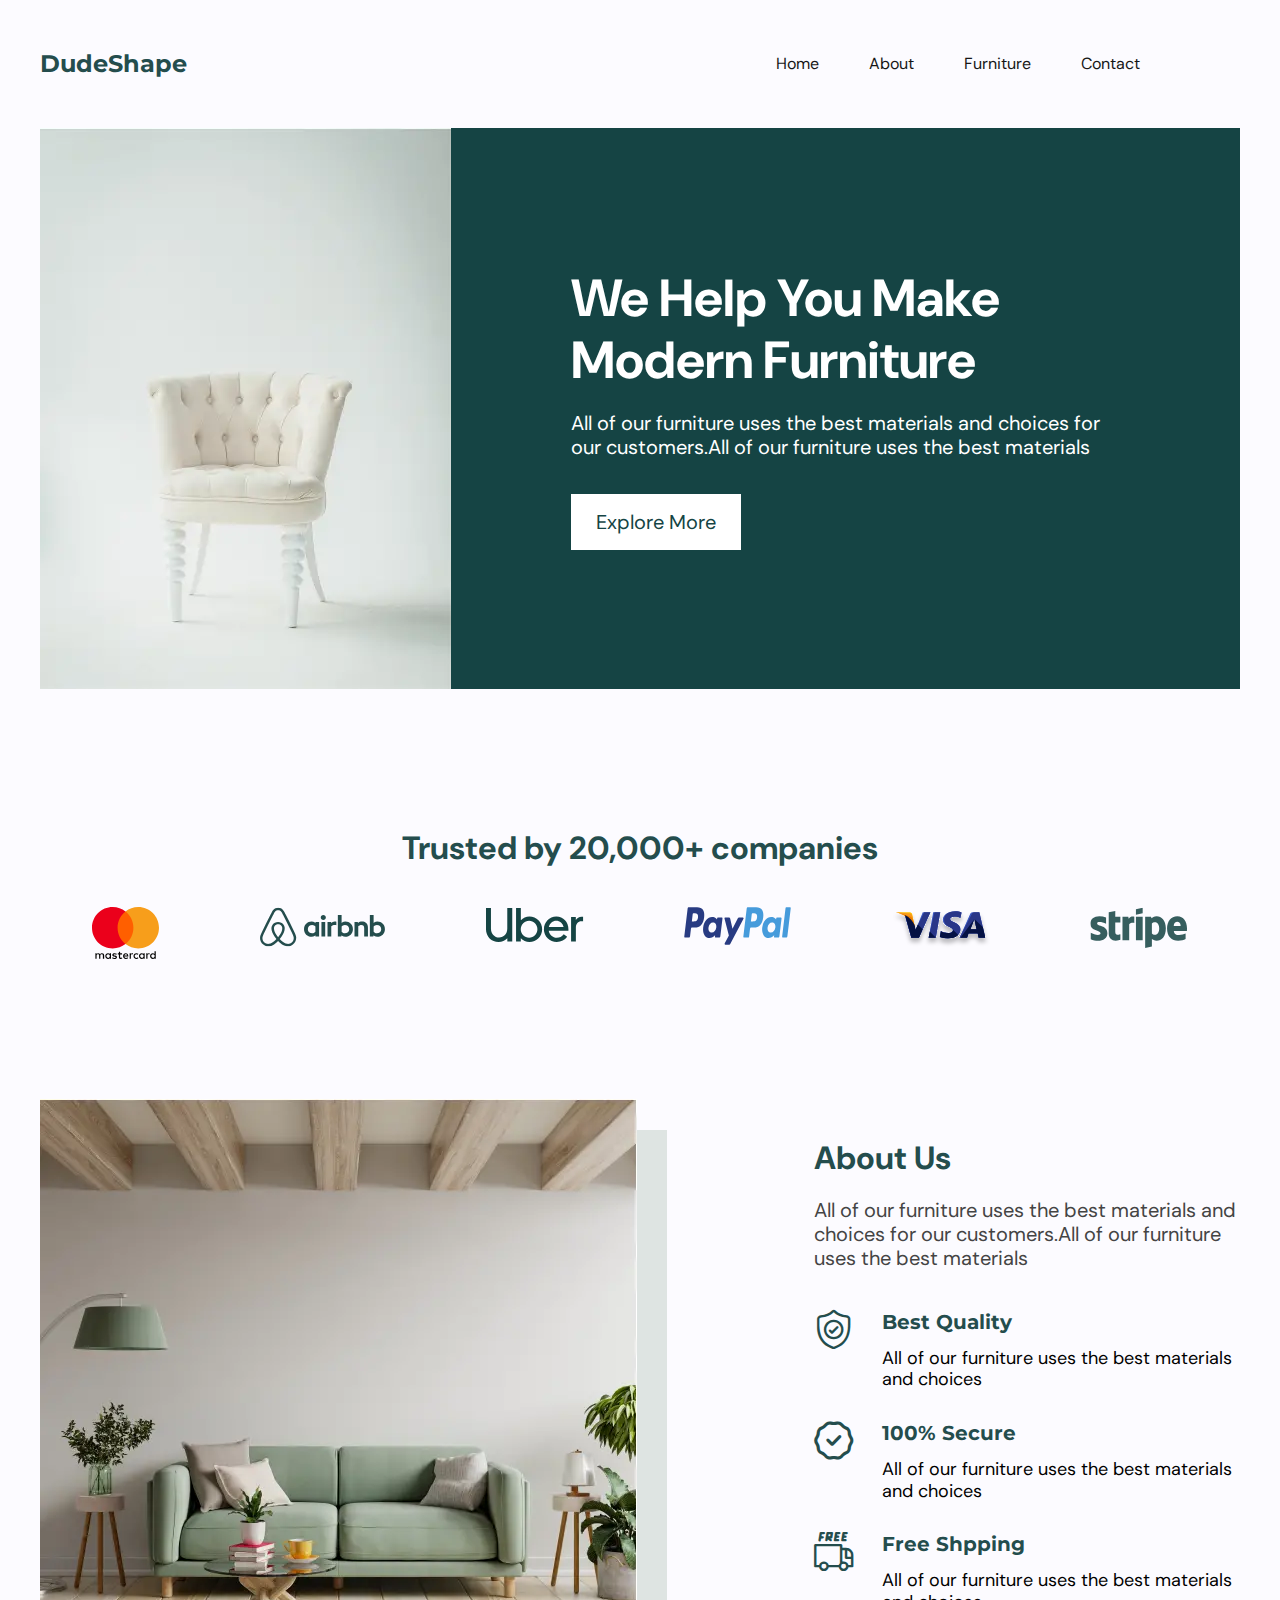
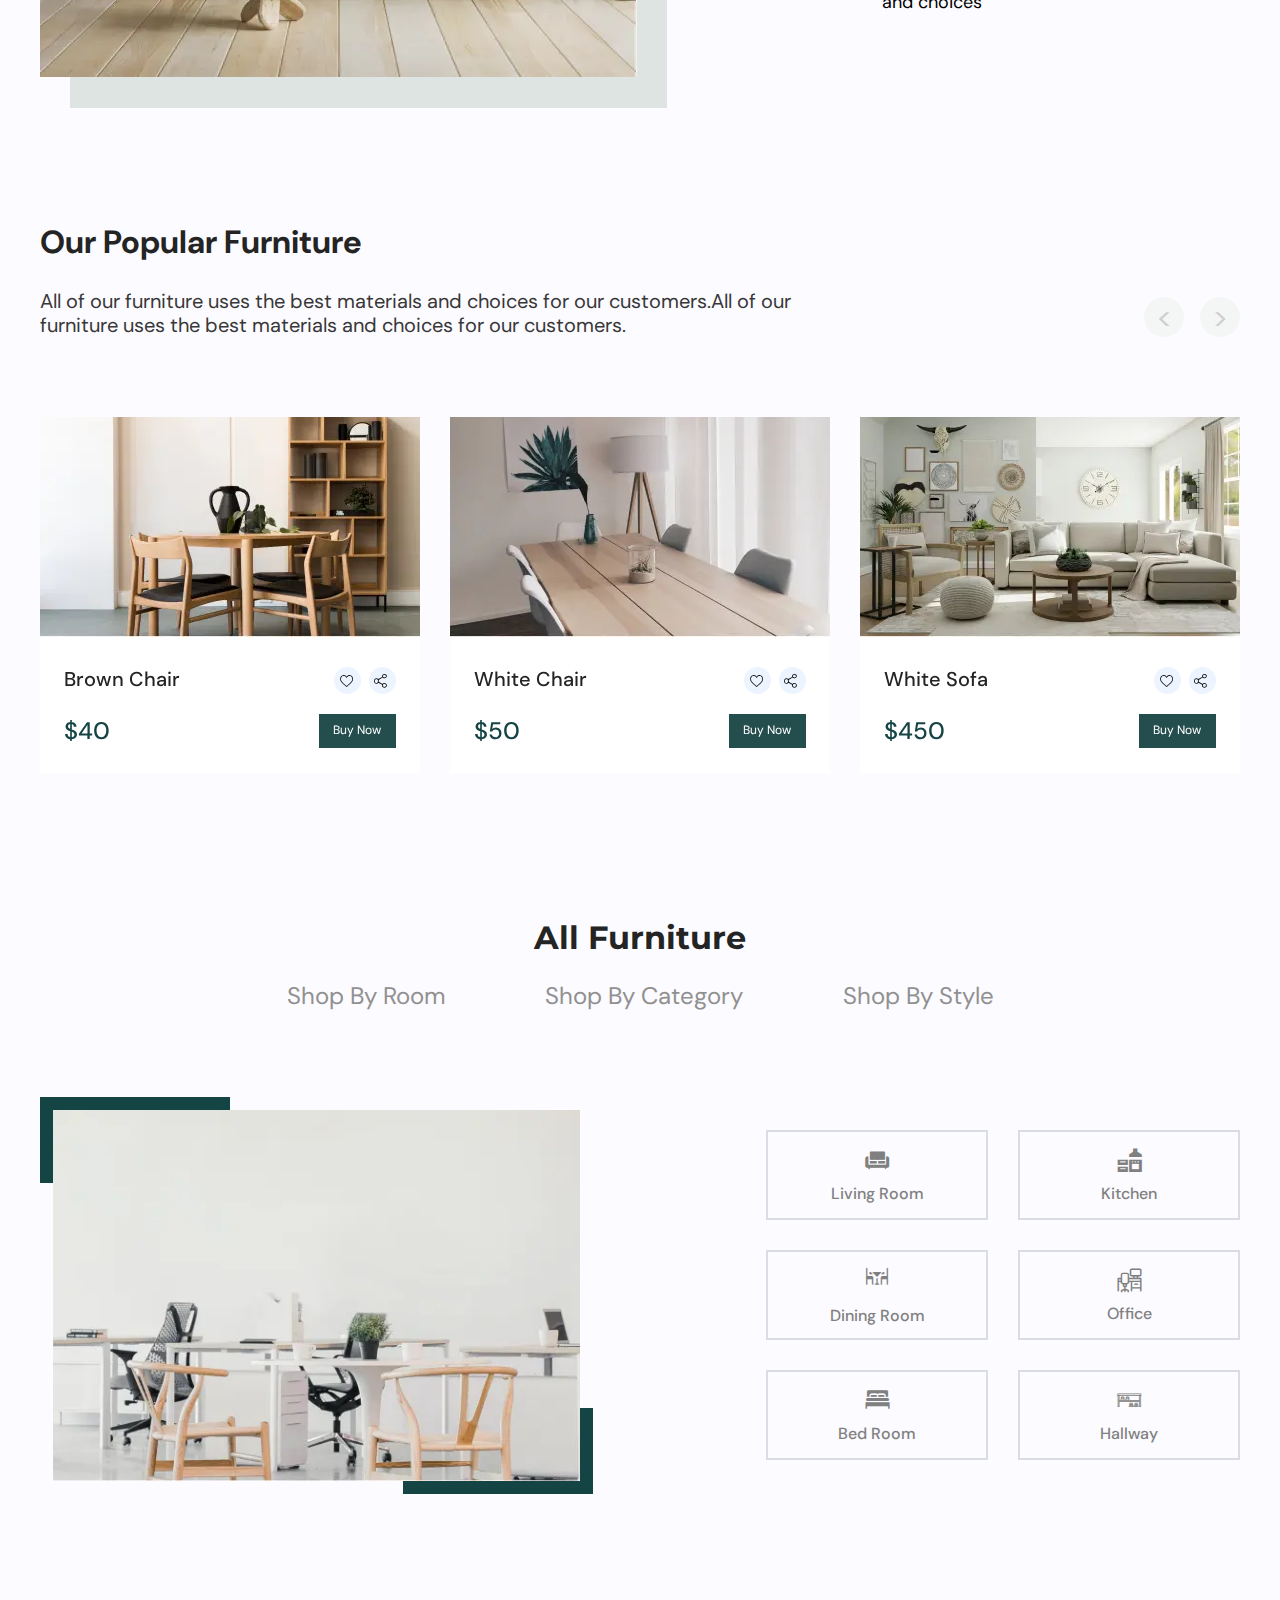
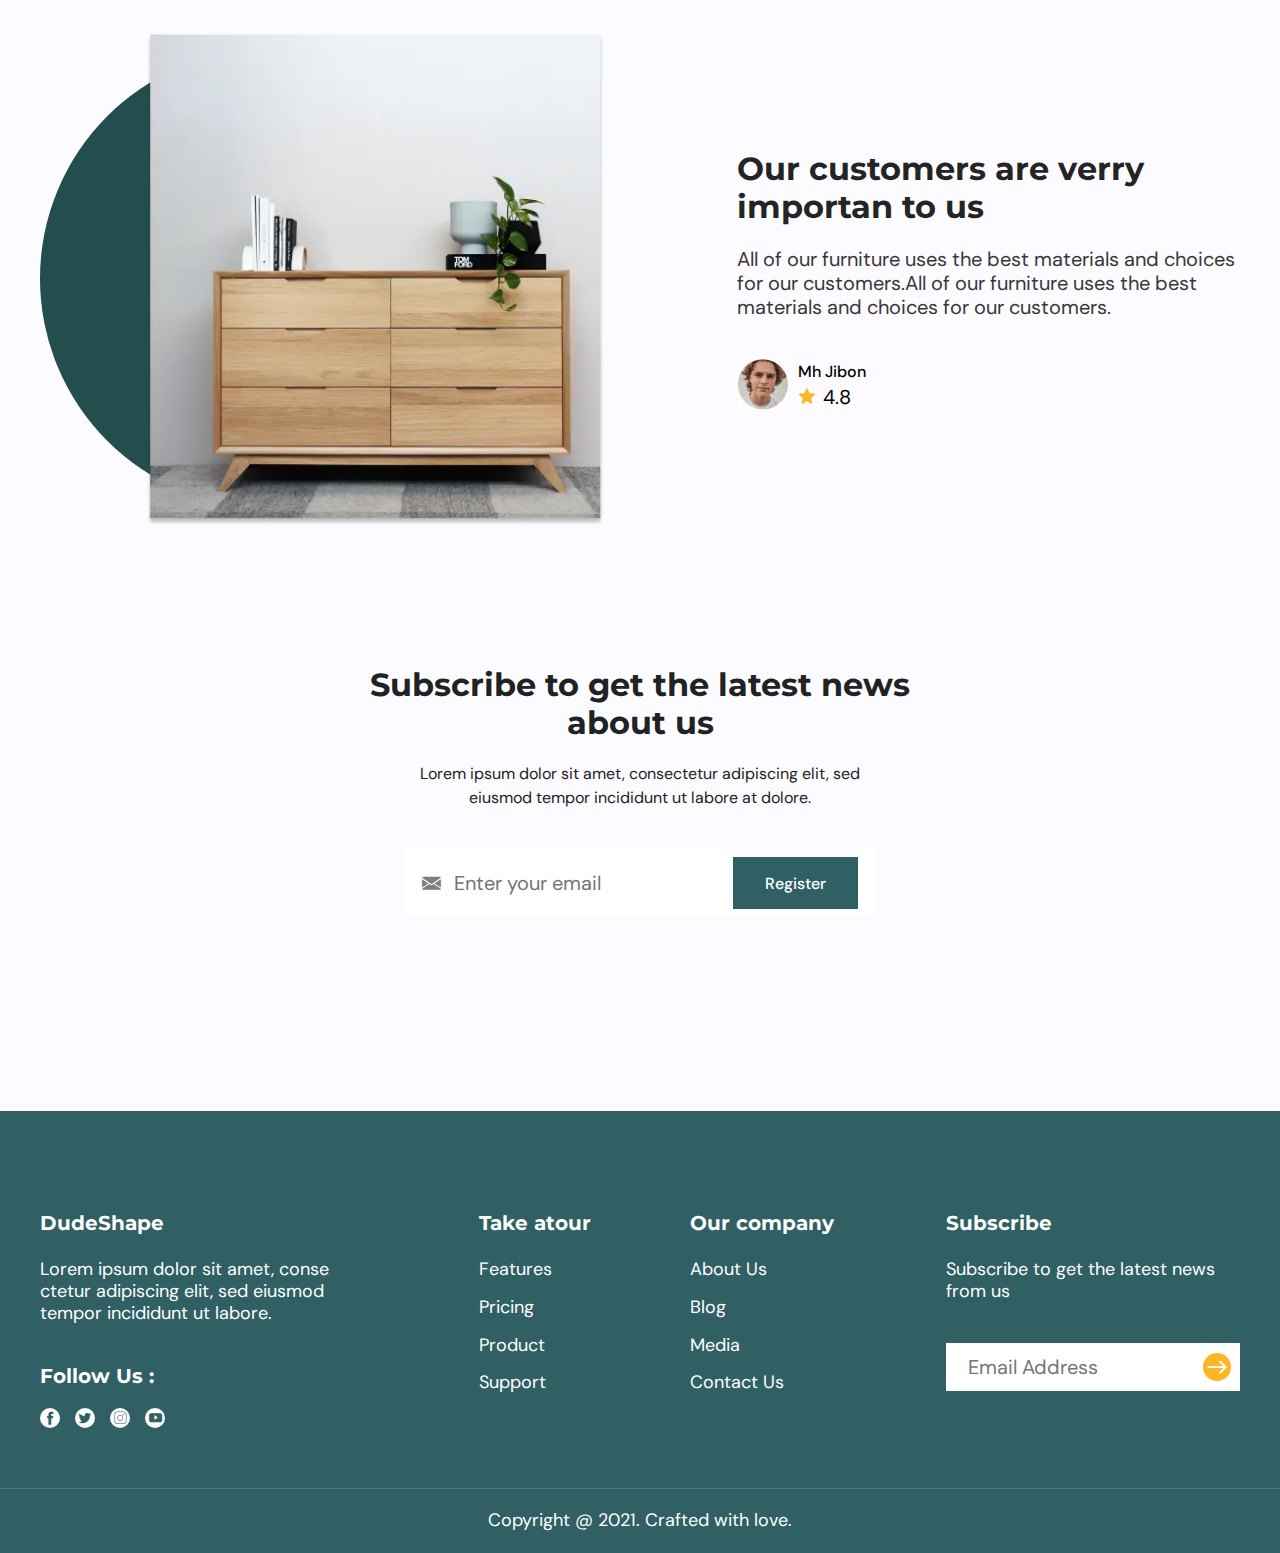
<file: index.html>
<!DOCTYPE html>
<html lang="ru">

<head>
	<title>Главная</title>
	<meta charset="UTF-8">
	<meta name="format-detection" content="telephone=no">
	<!-- <style>body{opacity: 0;}</style> -->
	<link rel="stylesheet" href="css/style.min.css?_v=20220508104010">
	<!-- <meta name="robots" content="noindex, nofollow"> -->
	<meta name="viewport" content="width=device-width, initial-scale=1.0">
</head>

<body>
	<div class="wrapper">
		<header class="header">
			<div class="header__container">
				<div class="header__menu menu">
					<div class="header__logo"><span>DudeShape</span></div>
					<nav class="menu__body">
						<ul class="menu__list">
							<li class="menu__item">
								<a href="" id="menu__link1" class="menu__link" data-goto=".make-modern" data-goto-header>Home</a>
							</li>
							<li class="menu__item">
								<a href="" id="menu__link2" class="menu__link" data-goto=".about" data-goto-header>About</a>
							</li>
							<li class="menu__item">
								<a href="" id="menu__link3" class="menu__link" data-goto=".furniture" data-goto-header>Furniture</a>
							</li>
							<li class="menu__item">
								<a href="" id="menu__link4" class="menu__link" data-goto=".footer">Contact</a>
							</li>
						</ul>
					</nav>
					<button type="button" class="menu__icon icon-menu"><span></span></button>
				</div>
			</div>
		</header>
		<main class="page">
			<section class="make-modern">
				<div class="make-modern__container">
					<div class="make-modern__body">
						<div class="make-modern__img">
							<picture><source srcset="img/make-modern/chair.webp" type="image/webp"><img src="img/make-modern/chair.jpg" alt="chair"></picture>
						</div>
						<div class="make-modern__content content-modern">
							<div class="content-modern__body">
								<div class="content-modern__title">We Help You Make Modern Furniture</div>
								<div class="content-modern__text">All of our furniture uses the best materials and
									choices
									for our customers.All of our furniture uses the best materials</div>
								<div class="content-modern__btn"><button>Explore More</button></div>
							</div>
						</div>
					</div>
				</div>
			</section>
			<section class="partners">
				<div class="partners__container">
					<div class="partners__body">
						<div class="partners__text">
							Trusted by 20,000+ companies
						</div>
						<div class="partners__items items-partners">
							<div class="items-partners__item">
								<img src="img/partners/mastercard.svg" alt="mastercard">
							</div>
							<div class="items-partners__item">
								<img src="img/partners/airbnb.svg" alt="airbnb">
							</div>
							<div class="items-partners__item">
								<img src="img/partners/uber.svg" alt="uber">
							</div>
							<div class="items-partners__item">
								<img src="img/partners/paypal.svg" alt="paypal">
							</div>
							<div class="items-partners__item">
								<img src="img/partners/visa.svg" alt="visa">
							</div>
							<div class="items-partners__item">
								<img src="img/partners/stripe.svg" alt="stripe">
							</div>
						</div>
					</div>
				</div>
			</section>
			<section class="about">
				<div class="about__container">
					<div class="about__body">
						<div class="about__img">
							<div class="about__image">
								<picture><source srcset="img/about-us/sofa.webp" type="image/webp"><img src="img/about-us/sofa.jpg" alt="sofa"></picture>
								<div class="about__img-item"></div>
							</div>
						</div>
						<div class="about__content">
							<div class="about__title">About Us</div>
							<div class="about__text">All of our furniture uses the best materials and choices for our
								customers.All of our furniture uses the best materials</div>
							<div class="about__colum colum-about">
								<div class="colum-about__item">
									<div class="colum-about__icon">
										<a href="" class="_icon-quality"></a>
									</div>
									<div class="colum-about__content">
										<div class="colum-about__title">Best Quality</div>
										<div class="colum-about__text">All of our furniture uses the best materials and
											choices</div>
									</div>
								</div>
								<div class="colum-about__item">
									<div class="colum-about__icon">
										<a href="" class="_icon-secure"></a>
									</div>
									<div class="colum-about__content">
										<div class="colum-about__title">100% Secure</div>
										<div class="colum-about__text">All of our furniture uses the best materials and
											choices</div>
									</div>
								</div>
								<div class="colum-about__item">
									<div class="colum-about__icon">
										<a href="" class="_icon-shpping"></a>
									</div>
									<div class="colum-about__content">
										<div class="colum-about__title">Free Shpping</div>
										<div class="colum-about__text">All of our furniture uses the best materials and
											choices</div>
									</div>
								</div>
							</div>
						</div>
					</div>
				</div>
			</section>
			<section class="furniture">
				<div class="furniture__container">
					<div class="furniture__body">
						<div class="furniture__content">
							<div class="furniture__title">Our Popular Furniture</div>
							<div class="furniture__text">
								<p>All of our furniture uses the best materials and choices for
									our customers.All of our furniture uses the best materials
									and choices for our customers.</p>
								<div class="furniture__arrow">
									<div class="swiper-button-prev">&lt;</div>
									<div class="swiper-button-next">&gt;</div>
								</div>
							</div>
						</div>
					</div>
				</div>
				<div class="furniture-swiper swiper__container">
					<div class="swiper">
						<div class="swiper-wrapper">
							<div class="swiper-slide">
								<div class="furniture-swiper__content">
									<div class="furniture-swiper__img">
										<picture><source srcset="img/furniture/Brown-Chair.webp" type="image/webp"><img src="img/furniture/Brown-Chair.jpg" alt="Brown-Chair"></picture>
									</div>
									<div class="furniture-swiper__header hader-swiper">
										<div class="hader-swiper__title">Brown Chair</div>
										<div class="hader-swiper__icon">
											<div class="hader-swiper__follow">
												<a href="" class="_icon-follow"></a>
											</div>
											<div class="hader-swiper__share">
												<a href="" class="_icon-share"></a>
											</div>
										</div>
									</div>
									<div class="hader-swiper__footer footer-swiper">
										<div class="footer-swiper__price">$40</div>
										<div class="footer-swiper__btn"><button>Buy Now</button></div>
									</div>
								</div>
							</div>
							<div class="swiper-slide">
								<div class="furniture-swiper__content">
									<div class="furniture-swiper__img">
										<picture><source srcset="img/furniture/White-Swan-Chair.webp" type="image/webp"><img src="img/furniture/White-Swan-Chair.jpg" alt="White-Swan-Chair"></picture>
									</div>
									<div class="furniture-swiper__header hader-swiper">
										<div class="hader-swiper__title">White Chair</div>
										<div class="hader-swiper__icon">
											<div class="hader-swiper__follow">
												<a href="" class="_icon-follow"></a>
											</div>
											<div class="hader-swiper__share">
												<a href="" class="_icon-share"></a>
											</div>
										</div>
									</div>
									<div class="hader-swiper__footer footer-swiper">
										<div class="footer-swiper__price">$50</div>
										<div class="footer-swiper__btn"><button>Buy Now</button></div>
									</div>
								</div>
							</div>
							<div class="swiper-slide">
								<div class="furniture-swiper__content">
									<div class="furniture-swiper__img">
										<picture><source srcset="img/furniture/White-Sofa.webp" type="image/webp"><img src="img/furniture/White-Sofa.jpg" alt="White-Sofa"></picture>
									</div>
									<div class="furniture-swiper__header hader-swiper">
										<div class="hader-swiper__title">White Sofa</div>
										<div class="hader-swiper__icon">
											<div class="hader-swiper__follow">
												<a href="" class="_icon-follow"></a>
											</div>
											<div class="hader-swiper__share">
												<a href="" class="_icon-share"></a>
											</div>
										</div>
									</div>
									<div class="hader-swiper__footer footer-swiper">
										<div class="footer-swiper__price">$450</div>
										<div class="footer-swiper__btn"><button>Buy Now</button></div>
									</div>
								</div>
							</div>
							<div class="swiper-slide">
								<div class="furniture-swiper__content">
									<div class="furniture-swiper__img">
										<picture><source srcset="img/all-furniture/office.webp" type="image/webp"><img src="img/all-furniture/office.jpg" alt="office"></picture>
									</div>
									<div class="furniture-swiper__header hader-swiper">
										<div class="hader-swiper__title">Office Chair</div>
										<div class="hader-swiper__icon">
											<div class="hader-swiper__follow">
												<a href="" class="_icon-follow"></a>
											</div>
											<div class="hader-swiper__share">
												<a href="" class="_icon-share"></a>
											</div>
										</div>
									</div>
									<div class="hader-swiper__footer footer-swiper">
										<div class="footer-swiper__price">$40</div>
										<div class="footer-swiper__btn"><button>Buy Now</button></div>
									</div>
								</div>
							</div>
							<div class="swiper-slide">
								<div class="furniture-swiper__content">
									<div class="furniture-swiper__img">
										<picture><source srcset="img/about-us/sofa.webp" type="image/webp"><img src="img/about-us/sofa.jpg" alt="sofa"></picture>
									</div>
									<div class="furniture-swiper__header hader-swiper">
										<div class="hader-swiper__title">Sofa Green</div>
										<div class="hader-swiper__icon">
											<div class="hader-swiper__follow">
												<a href="" class="_icon-follow"></a>
											</div>
											<div class="hader-swiper__share">
												<a href="" class="_icon-share"></a>
											</div>
										</div>
									</div>
									<div class="hader-swiper__footer footer-swiper">
										<div class="footer-swiper__price">$170</div>
										<div class="footer-swiper__btn"><button>Buy Now</button></div>
									</div>
								</div>
							</div>
						</div>
					</div>
				</div>
			</section>
			<section class="all-furniture">
				<div class="all-furniture__container">
					<div class="all-furniture__body">
						<div class="all-furniture__text">
							<div class="all-furniture__title">All Furniture</div>
							<div class="all-furniture__category category-furniture">
								<a href="#" class="category-furniture__item">Shop By Room</a>
								<a href="#" class="category-furniture__item">Shop By Category</a>
								<a href="#" class="category-furniture__item">Shop By Style</a>
							</div>
						</div>
						<div class="all-furniture__content">
							<div class="all-furniture__img img-furniture">
								<div class="img-furniture__decoration">
									<picture><source srcset="img/all-furniture/office.webp" type="image/webp"><img src="img/all-furniture/office.jpg" alt="Office furniture"></picture>
									<div class="img-furniture__decor-item_1"></div>
									<div class="img-furniture__decor-item_2"></div>
								</div>
							</div>
							<div class="all-furniture__select select-furniture">
								<div class="select-furniture__body">
									<div class="select-furniture__row">
										<div class="select-furniture__item">
											<div class="select-furniture__icon _icon-living"></div>
											<div class="select-furniture__text">Living Room</div>
										</div>
										<div class="select-furniture__item">
											<div class="select-furniture__icon _icon-kitchen"></div>
											<div class="select-furniture__text">Kitchen</div>
										</div>
									</div>
									<div class="select-furniture__row">
										<div class="select-furniture__item">
											<div class="select-furniture__icon _icon-dining"></div>
											<div class="select-furniture__text">Dining Room</div>
										</div>
										<div class="select-furniture__item">
											<div class="select-furniture__icon _icon-office"></div>
											<div class="select-furniture__text">Office</div>
										</div>
									</div>
									<div class="select-furniture__row">
										<div class="select-furniture__item">
											<div class="select-furniture__icon _icon-bed"></div>
											<div class="select-furniture__text">Bed Room</div>
										</div>
										<div class="select-furniture__item">
											<div class="select-furniture__icon _icon-hallway"></div>
											<div class="select-furniture__text">Hallway</div>
										</div>
									</div>
								</div>
							</div>
						</div>
					</div>
				</div>
			</section>
			<section class="our-customers">
				<div class="our-customers__container">
					<div class="our-customers__body">
						<div class="our-customers__img img-customers">
							<div class="img-customers__decor">
								<picture><source srcset="img/our-customers/closet.webp" type="image/webp"><img src="img/our-customers/closet.png" alt="closet"></picture>
								<div class="img-customers__decor-item"></div>
							</div>
						</div>
						<div class="our-customers__content">
							<div class="our-customers__title">Our customers are verry importan to us</div>
							<div class="our-customers__text">All of our furniture uses the best materials and choices
								for our customers.All of our furniture uses the best materials
								and choices for our customers.</div>
							<div class="our-customers__designer designer-customers">
								<div class="designer-customers__img">
									<picture><source srcset="img/our-customers/Mh-Jibon.webp" type="image/webp"><img src="img/our-customers/Mh-Jibon.jpg" alt="designer Mh Jibon"></picture>
								</div>
								<div class="designer-customers__content">
									<div class="designer-customers__title">Mh Jibon</div>
									<div class="designer-customers__grade">
										<img src="img/our-customers/star.svg" alt="star"><span>4.8</span>
									</div>
								</div>
							</div>
						</div>
					</div>
				</div>
			</section>
			<section class="subscribe">
				<div class="subscribe__container">
					<div class="subscribe__body">
						<div class="subscribe__title">Subscribe to get the latest news about us</div>
						<div class="subscribe__text">Lorem ipsum dolor sit amet, consectetur adipiscing elit, sed
							eiusmod tempor incididunt ut labore at dolore.</div>
						<div class="subscribe__input input-subscribe">
							<div class="input-subscribe__icon _icon-message"></div>
							<input type="text" class="input-subscribe__input" placeholder="Enter your email">
							<button class="input-subscribe__btn">Register</button>
						</div>
					</div>
				</div>
			</section>
	</div>
	</main>
	<footer class="footer">
		<div class="footer__container">
			<div class="footer__body">
				<div class="footer__items">
					<div class="footer__contact contact-footer">
						<div class="footer__title">DudeShape</div>
						<div class="footer__text contact-footer__text">
							Lorem ipsum dolor sit amet, conse
							ctetur adipiscing elit, sed eiusmod tempor incididunt ut labore.
						</div>
						<div class="footer__social social-footer">
							<div class="social-footer__title">Follow Us :</div>
							<div class="social-footer__items">
								<div class="social-footer__item"><a class="_icon-facebook"></a></div>
								<div class="social-footer__item"><a class="_icon-twitter"></a></div>
								<div class="social-footer__item"><a class="_icon-instagram"></a></div>
								<div class="social-footer__item"><a class="_icon-youtube"></a></div>
							</div>
						</div>
					</div>
					<div class="footer__excursion">
						<div data-spollers="767.98,max" class="spollers">
							<div class="spollers__item">
								<button type="button" data-spoller class="spollers__title">Take atour</button>
								<div class="spollers__body">
									<div class="footer__text">
										<a href="#">Features</a>
										<a href="#">Pricing</a>
										<a href="#">Product</a>
										<a href="#">Support</a>
									</div>
								</div>
							</div>
						</div>
					</div>
					<div class="footer__company">
						<div data-spollers="767.98,max" class="spollers">
							<div class="spollers__item">
								<button type="button" data-spoller class="spollers__title">Our company</button>
								<div class="spollers__body">
									<div class="footer__text">
										<a href="#">About Us</a>
										<a href="#">Blog</a>
										<a href="#">Media</a>
										<a href="#">Contact Us</a>
									</div>
								</div>
							</div>
						</div>
					</div>
					<div class="footer__subscribe">
						<div class="footer__title">Subscribe</div>
						<div class="footer__text">Subscribe to get the latest news from us</div>
						<div class="footer__input input-footer">
							<input type="text" class="input-footer__input" placeholder="Email Address">
							<div class="input-footer__icon">
								<a href="#" class="_icon-arrow"></a>
							</div>
						</div>
					</div>
				</div>
			</div>
		</div>
		<div class="footer__copyright copyright-footer">
			<div class="copyright-footer__container">
				<div class="copyright-footer__body">
					<div class="copyright-footer__text">
						Copyright @ 2021. Crafted with love.
					</div>
				</div>
			</div>
		</div>
	</footer>
	</div>

	<script src="js/app.min.js?_v=20220508104010"></script>
</body>

</html>
</file>
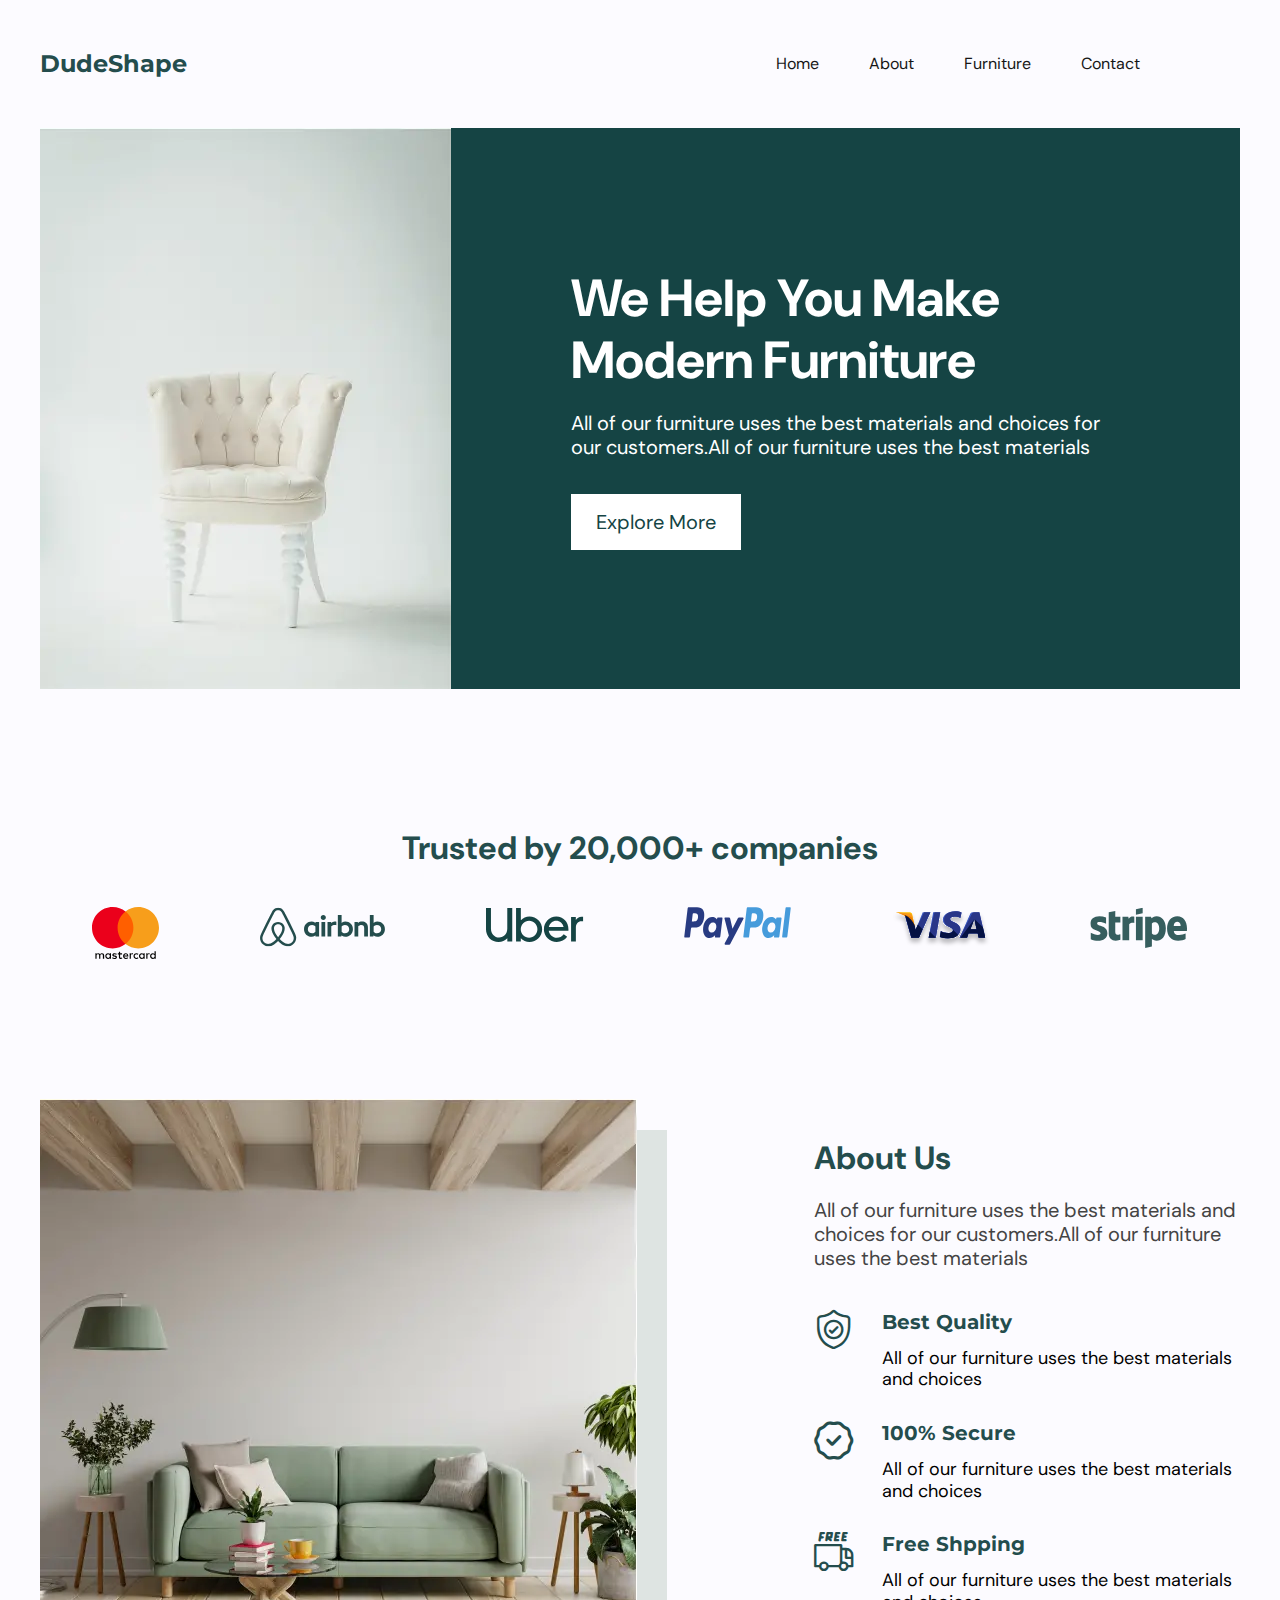
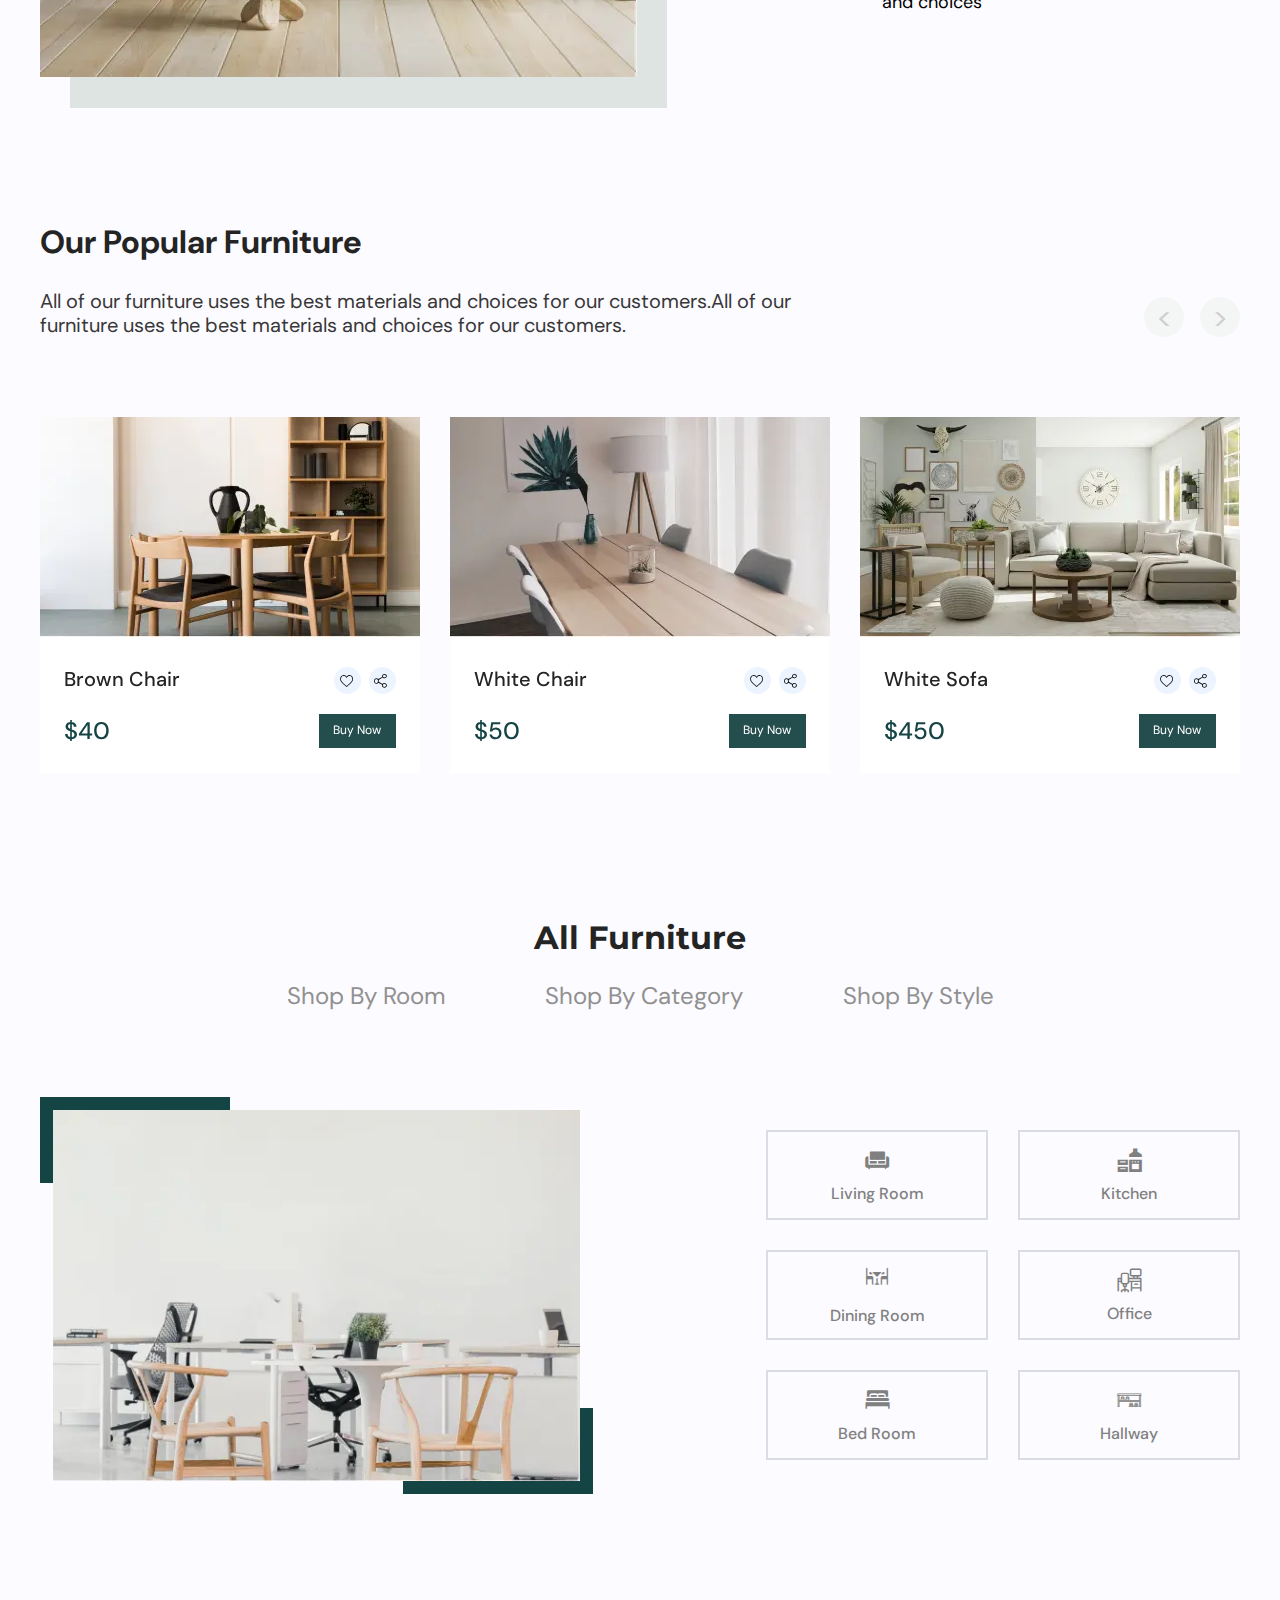
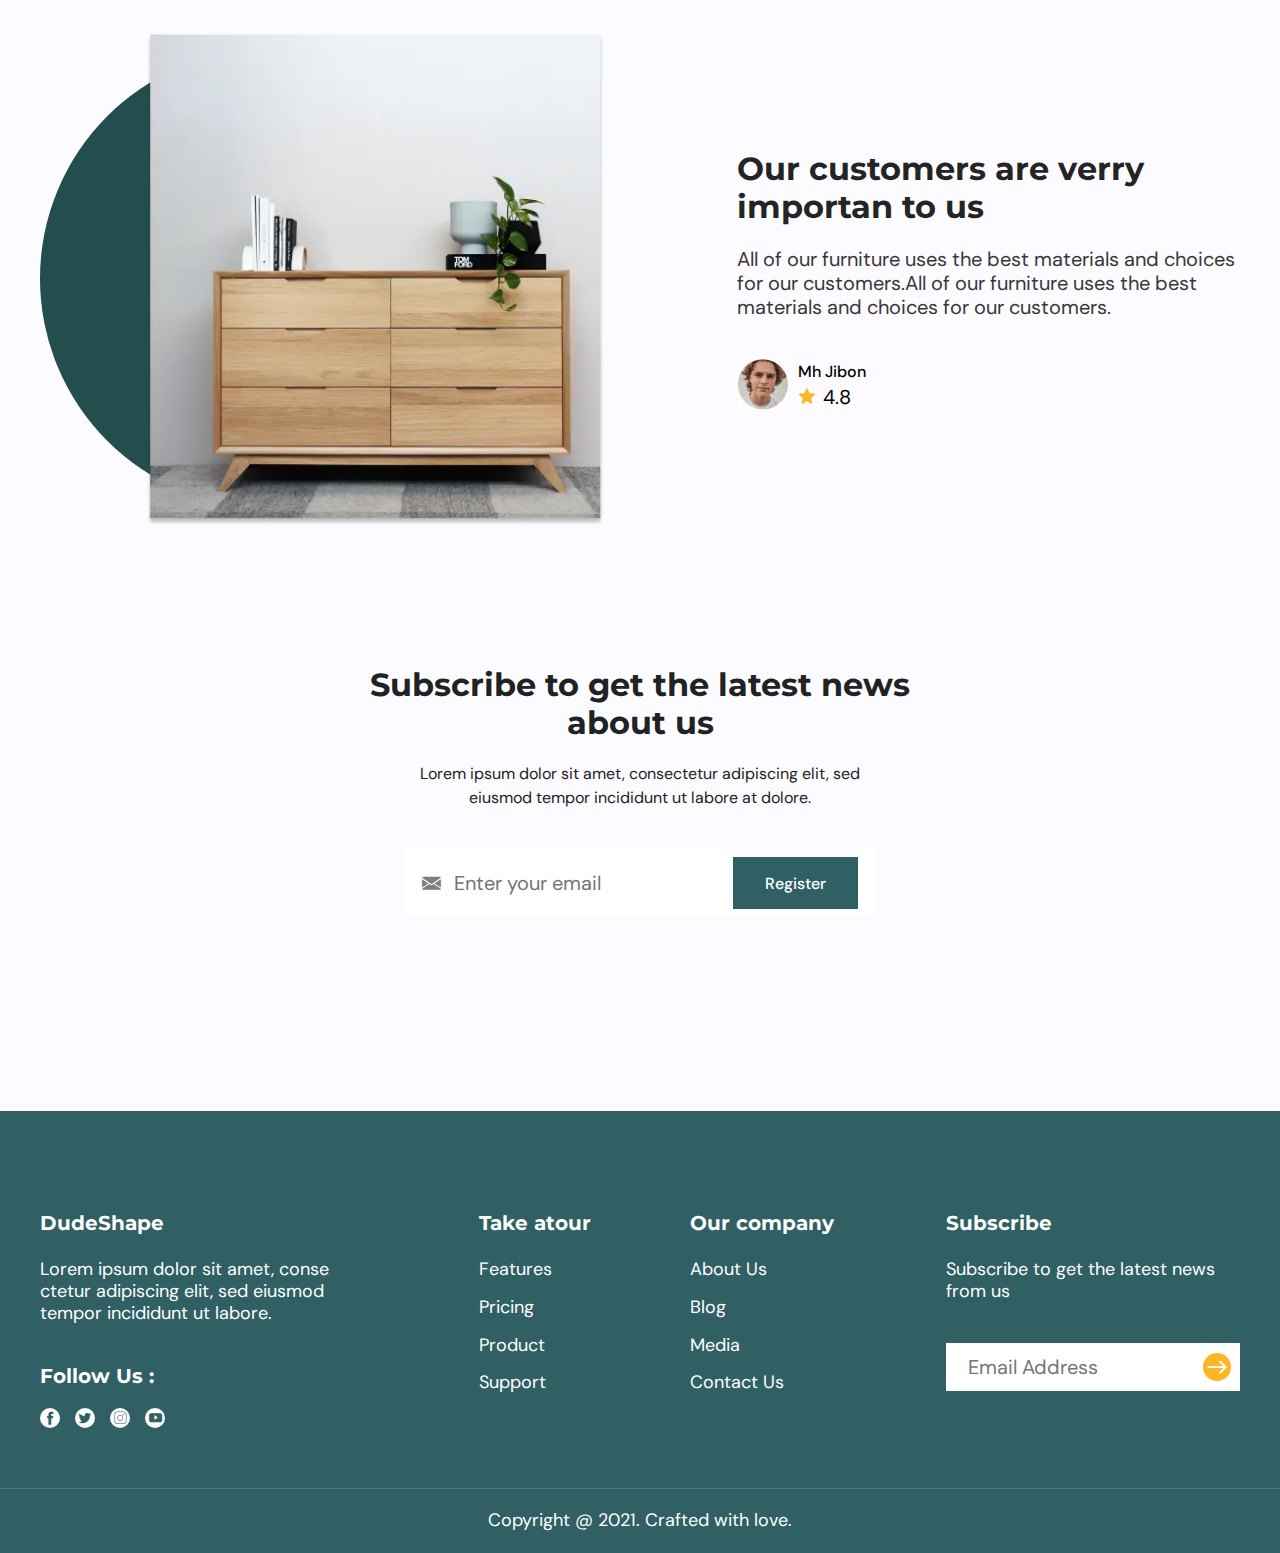
<file: home.html>
<!DOCTYPE html>
<html lang="ru">

<head>
	<title>Главная</title>
	<meta charset="UTF-8">
	<meta name="format-detection" content="telephone=no">
	<!-- <style>body{opacity: 0;}</style> -->
	<link rel="stylesheet" href="css/style.min.css?_v=20220508104010">
	<!-- <meta name="robots" content="noindex, nofollow"> -->
	<meta name="viewport" content="width=device-width, initial-scale=1.0">
</head>

<body>
	<div class="wrapper">
		<header class="header">
			<div class="header__container">
				<div class="header__menu menu">
					<div class="header__logo"><span>DudeShape</span></div>
					<nav class="menu__body">
						<ul class="menu__list">
							<li class="menu__item">
								<a href="" id="menu__link1" class="menu__link" data-goto=".make-modern" data-goto-header>Home</a>
							</li>
							<li class="menu__item">
								<a href="" id="menu__link2" class="menu__link" data-goto=".about" data-goto-header>About</a>
							</li>
							<li class="menu__item">
								<a href="" id="menu__link3" class="menu__link" data-goto=".furniture" data-goto-header>Furniture</a>
							</li>
							<li class="menu__item">
								<a href="" id="menu__link4" class="menu__link" data-goto=".footer">Contact</a>
							</li>
						</ul>
					</nav>
					<button type="button" class="menu__icon icon-menu"><span></span></button>
				</div>
			</div>
		</header>
		<main class="page">
			<section class="make-modern">
				<div class="make-modern__container">
					<div class="make-modern__body">
						<div class="make-modern__img">
							<picture><source srcset="img/make-modern/chair.webp" type="image/webp"><img src="img/make-modern/chair.jpg" alt="chair"></picture>
						</div>
						<div class="make-modern__content content-modern">
							<div class="content-modern__body">
								<div class="content-modern__title">We Help You Make Modern Furniture</div>
								<div class="content-modern__text">All of our furniture uses the best materials and
									choices
									for our customers.All of our furniture uses the best materials</div>
								<div class="content-modern__btn"><button>Explore More</button></div>
							</div>
						</div>
					</div>
				</div>
			</section>
			<section class="partners">
				<div class="partners__container">
					<div class="partners__body">
						<div class="partners__text">
							Trusted by 20,000+ companies
						</div>
						<div class="partners__items items-partners">
							<div class="items-partners__item">
								<img src="img/partners/mastercard.svg" alt="mastercard">
							</div>
							<div class="items-partners__item">
								<img src="img/partners/airbnb.svg" alt="airbnb">
							</div>
							<div class="items-partners__item">
								<img src="img/partners/uber.svg" alt="uber">
							</div>
							<div class="items-partners__item">
								<img src="img/partners/paypal.svg" alt="paypal">
							</div>
							<div class="items-partners__item">
								<img src="img/partners/visa.svg" alt="visa">
							</div>
							<div class="items-partners__item">
								<img src="img/partners/stripe.svg" alt="stripe">
							</div>
						</div>
					</div>
				</div>
			</section>
			<section class="about">
				<div class="about__container">
					<div class="about__body">
						<div class="about__img">
							<div class="about__image">
								<picture><source srcset="img/about-us/sofa.webp" type="image/webp"><img src="img/about-us/sofa.jpg" alt="sofa"></picture>
								<div class="about__img-item"></div>
							</div>
						</div>
						<div class="about__content">
							<div class="about__title">About Us</div>
							<div class="about__text">All of our furniture uses the best materials and choices for our
								customers.All of our furniture uses the best materials</div>
							<div class="about__colum colum-about">
								<div class="colum-about__item">
									<div class="colum-about__icon">
										<a href="" class="_icon-quality"></a>
									</div>
									<div class="colum-about__content">
										<div class="colum-about__title">Best Quality</div>
										<div class="colum-about__text">All of our furniture uses the best materials and
											choices</div>
									</div>
								</div>
								<div class="colum-about__item">
									<div class="colum-about__icon">
										<a href="" class="_icon-secure"></a>
									</div>
									<div class="colum-about__content">
										<div class="colum-about__title">100% Secure</div>
										<div class="colum-about__text">All of our furniture uses the best materials and
											choices</div>
									</div>
								</div>
								<div class="colum-about__item">
									<div class="colum-about__icon">
										<a href="" class="_icon-shpping"></a>
									</div>
									<div class="colum-about__content">
										<div class="colum-about__title">Free Shpping</div>
										<div class="colum-about__text">All of our furniture uses the best materials and
											choices</div>
									</div>
								</div>
							</div>
						</div>
					</div>
				</div>
			</section>
			<section class="furniture">
				<div class="furniture__container">
					<div class="furniture__body">
						<div class="furniture__content">
							<div class="furniture__title">Our Popular Furniture</div>
							<div class="furniture__text">
								<p>All of our furniture uses the best materials and choices for
									our customers.All of our furniture uses the best materials
									and choices for our customers.</p>
								<div class="furniture__arrow">
									<div class="swiper-button-prev">&lt;</div>
									<div class="swiper-button-next">&gt;</div>
								</div>
							</div>
						</div>
					</div>
				</div>
				<div class="furniture-swiper swiper__container">
					<div class="swiper">
						<div class="swiper-wrapper">
							<div class="swiper-slide">
								<div class="furniture-swiper__content">
									<div class="furniture-swiper__img">
										<picture><source srcset="img/furniture/Brown-Chair.webp" type="image/webp"><img src="img/furniture/Brown-Chair.jpg" alt="Brown-Chair"></picture>
									</div>
									<div class="furniture-swiper__header hader-swiper">
										<div class="hader-swiper__title">Brown Chair</div>
										<div class="hader-swiper__icon">
											<div class="hader-swiper__follow">
												<a href="" class="_icon-follow"></a>
											</div>
											<div class="hader-swiper__share">
												<a href="" class="_icon-share"></a>
											</div>
										</div>
									</div>
									<div class="hader-swiper__footer footer-swiper">
										<div class="footer-swiper__price">$40</div>
										<div class="footer-swiper__btn"><button>Buy Now</button></div>
									</div>
								</div>
							</div>
							<div class="swiper-slide">
								<div class="furniture-swiper__content">
									<div class="furniture-swiper__img">
										<picture><source srcset="img/furniture/White-Swan-Chair.webp" type="image/webp"><img src="img/furniture/White-Swan-Chair.jpg" alt="White-Swan-Chair"></picture>
									</div>
									<div class="furniture-swiper__header hader-swiper">
										<div class="hader-swiper__title">White Chair</div>
										<div class="hader-swiper__icon">
											<div class="hader-swiper__follow">
												<a href="" class="_icon-follow"></a>
											</div>
											<div class="hader-swiper__share">
												<a href="" class="_icon-share"></a>
											</div>
										</div>
									</div>
									<div class="hader-swiper__footer footer-swiper">
										<div class="footer-swiper__price">$50</div>
										<div class="footer-swiper__btn"><button>Buy Now</button></div>
									</div>
								</div>
							</div>
							<div class="swiper-slide">
								<div class="furniture-swiper__content">
									<div class="furniture-swiper__img">
										<picture><source srcset="img/furniture/White-Sofa.webp" type="image/webp"><img src="img/furniture/White-Sofa.jpg" alt="White-Sofa"></picture>
									</div>
									<div class="furniture-swiper__header hader-swiper">
										<div class="hader-swiper__title">White Sofa</div>
										<div class="hader-swiper__icon">
											<div class="hader-swiper__follow">
												<a href="" class="_icon-follow"></a>
											</div>
											<div class="hader-swiper__share">
												<a href="" class="_icon-share"></a>
											</div>
										</div>
									</div>
									<div class="hader-swiper__footer footer-swiper">
										<div class="footer-swiper__price">$450</div>
										<div class="footer-swiper__btn"><button>Buy Now</button></div>
									</div>
								</div>
							</div>
							<div class="swiper-slide">
								<div class="furniture-swiper__content">
									<div class="furniture-swiper__img">
										<picture><source srcset="img/all-furniture/office.webp" type="image/webp"><img src="img/all-furniture/office.jpg" alt="office"></picture>
									</div>
									<div class="furniture-swiper__header hader-swiper">
										<div class="hader-swiper__title">Office Chair</div>
										<div class="hader-swiper__icon">
											<div class="hader-swiper__follow">
												<a href="" class="_icon-follow"></a>
											</div>
											<div class="hader-swiper__share">
												<a href="" class="_icon-share"></a>
											</div>
										</div>
									</div>
									<div class="hader-swiper__footer footer-swiper">
										<div class="footer-swiper__price">$40</div>
										<div class="footer-swiper__btn"><button>Buy Now</button></div>
									</div>
								</div>
							</div>
							<div class="swiper-slide">
								<div class="furniture-swiper__content">
									<div class="furniture-swiper__img">
										<picture><source srcset="img/about-us/sofa.webp" type="image/webp"><img src="img/about-us/sofa.jpg" alt="sofa"></picture>
									</div>
									<div class="furniture-swiper__header hader-swiper">
										<div class="hader-swiper__title">Sofa Green</div>
										<div class="hader-swiper__icon">
											<div class="hader-swiper__follow">
												<a href="" class="_icon-follow"></a>
											</div>
											<div class="hader-swiper__share">
												<a href="" class="_icon-share"></a>
											</div>
										</div>
									</div>
									<div class="hader-swiper__footer footer-swiper">
										<div class="footer-swiper__price">$170</div>
										<div class="footer-swiper__btn"><button>Buy Now</button></div>
									</div>
								</div>
							</div>
						</div>
					</div>
				</div>
			</section>
			<section class="all-furniture">
				<div class="all-furniture__container">
					<div class="all-furniture__body">
						<div class="all-furniture__text">
							<div class="all-furniture__title">All Furniture</div>
							<div class="all-furniture__category category-furniture">
								<a href="#" class="category-furniture__item">Shop By Room</a>
								<a href="#" class="category-furniture__item">Shop By Category</a>
								<a href="#" class="category-furniture__item">Shop By Style</a>
							</div>
						</div>
						<div class="all-furniture__content">
							<div class="all-furniture__img img-furniture">
								<div class="img-furniture__decoration">
									<picture><source srcset="img/all-furniture/office.webp" type="image/webp"><img src="img/all-furniture/office.jpg" alt="Office furniture"></picture>
									<div class="img-furniture__decor-item_1"></div>
									<div class="img-furniture__decor-item_2"></div>
								</div>
							</div>
							<div class="all-furniture__select select-furniture">
								<div class="select-furniture__body">
									<div class="select-furniture__row">
										<div class="select-furniture__item">
											<div class="select-furniture__icon _icon-living"></div>
											<div class="select-furniture__text">Living Room</div>
										</div>
										<div class="select-furniture__item">
											<div class="select-furniture__icon _icon-kitchen"></div>
											<div class="select-furniture__text">Kitchen</div>
										</div>
									</div>
									<div class="select-furniture__row">
										<div class="select-furniture__item">
											<div class="select-furniture__icon _icon-dining"></div>
											<div class="select-furniture__text">Dining Room</div>
										</div>
										<div class="select-furniture__item">
											<div class="select-furniture__icon _icon-office"></div>
											<div class="select-furniture__text">Office</div>
										</div>
									</div>
									<div class="select-furniture__row">
										<div class="select-furniture__item">
											<div class="select-furniture__icon _icon-bed"></div>
											<div class="select-furniture__text">Bed Room</div>
										</div>
										<div class="select-furniture__item">
											<div class="select-furniture__icon _icon-hallway"></div>
											<div class="select-furniture__text">Hallway</div>
										</div>
									</div>
								</div>
							</div>
						</div>
					</div>
				</div>
			</section>
			<section class="our-customers">
				<div class="our-customers__container">
					<div class="our-customers__body">
						<div class="our-customers__img img-customers">
							<div class="img-customers__decor">
								<picture><source srcset="img/our-customers/closet.webp" type="image/webp"><img src="img/our-customers/closet.png" alt="closet"></picture>
								<div class="img-customers__decor-item"></div>
							</div>
						</div>
						<div class="our-customers__content">
							<div class="our-customers__title">Our customers are verry importan to us</div>
							<div class="our-customers__text">All of our furniture uses the best materials and choices
								for our customers.All of our furniture uses the best materials
								and choices for our customers.</div>
							<div class="our-customers__designer designer-customers">
								<div class="designer-customers__img">
									<picture><source srcset="img/our-customers/Mh-Jibon.webp" type="image/webp"><img src="img/our-customers/Mh-Jibon.jpg" alt="designer Mh Jibon"></picture>
								</div>
								<div class="designer-customers__content">
									<div class="designer-customers__title">Mh Jibon</div>
									<div class="designer-customers__grade">
										<img src="img/our-customers/star.svg" alt="star"><span>4.8</span>
									</div>
								</div>
							</div>
						</div>
					</div>
				</div>
			</section>
			<section class="subscribe">
				<div class="subscribe__container">
					<div class="subscribe__body">
						<div class="subscribe__title">Subscribe to get the latest news about us</div>
						<div class="subscribe__text">Lorem ipsum dolor sit amet, consectetur adipiscing elit, sed
							eiusmod tempor incididunt ut labore at dolore.</div>
						<div class="subscribe__input input-subscribe">
							<div class="input-subscribe__icon _icon-message"></div>
							<input type="text" class="input-subscribe__input" placeholder="Enter your email">
							<button class="input-subscribe__btn">Register</button>
						</div>
					</div>
				</div>
			</section>
	</div>
	</main>
	<footer class="footer">
		<div class="footer__container">
			<div class="footer__body">
				<div class="footer__items">
					<div class="footer__contact contact-footer">
						<div class="footer__title">DudeShape</div>
						<div class="footer__text contact-footer__text">
							Lorem ipsum dolor sit amet, conse
							ctetur adipiscing elit, sed eiusmod tempor incididunt ut labore.
						</div>
						<div class="footer__social social-footer">
							<div class="social-footer__title">Follow Us :</div>
							<div class="social-footer__items">
								<div class="social-footer__item"><a class="_icon-facebook"></a></div>
								<div class="social-footer__item"><a class="_icon-twitter"></a></div>
								<div class="social-footer__item"><a class="_icon-instagram"></a></div>
								<div class="social-footer__item"><a class="_icon-youtube"></a></div>
							</div>
						</div>
					</div>
					<div class="footer__excursion">
						<div data-spollers="767.98,max" class="spollers">
							<div class="spollers__item">
								<button type="button" data-spoller class="spollers__title">Take atour</button>
								<div class="spollers__body">
									<div class="footer__text">
										<a href="#">Features</a>
										<a href="#">Pricing</a>
										<a href="#">Product</a>
										<a href="#">Support</a>
									</div>
								</div>
							</div>
						</div>
					</div>
					<div class="footer__company">
						<div data-spollers="767.98,max" class="spollers">
							<div class="spollers__item">
								<button type="button" data-spoller class="spollers__title">Our company</button>
								<div class="spollers__body">
									<div class="footer__text">
										<a href="#">About Us</a>
										<a href="#">Blog</a>
										<a href="#">Media</a>
										<a href="#">Contact Us</a>
									</div>
								</div>
							</div>
						</div>
					</div>
					<div class="footer__subscribe">
						<div class="footer__title">Subscribe</div>
						<div class="footer__text">Subscribe to get the latest news from us</div>
						<div class="footer__input input-footer">
							<input type="text" class="input-footer__input" placeholder="Email Address">
							<div class="input-footer__icon">
								<a href="#" class="_icon-arrow"></a>
							</div>
						</div>
					</div>
				</div>
			</div>
		</div>
		<div class="footer__copyright copyright-footer">
			<div class="copyright-footer__container">
				<div class="copyright-footer__body">
					<div class="copyright-footer__text">
						Copyright @ 2021. Crafted with love.
					</div>
				</div>
			</div>
		</div>
	</footer>
	</div>

	<script src="js/app.min.js?_v=20220508104010"></script>
</body>

</html>
</file>
<file: css/style.min.css>
@charset "UTF-8";@import url(https://fonts.googleapis.com/css?family=DM+Sans:regular,500,700&display=swap);@import url(https://fonts.googleapis.com/css?family=Montserrat:600,700&display=swap);@font-face{font-family:icons;font-display:swap;src:url(../fonts/icons.woff2) format("woff2"),url(../fonts/icons.woff) format("woff");font-weight:400;font-style:normal}[class*=_icon-]:before{font-family:icons;font-style:normal;font-weight:400;font-variant:normal;text-transform:none;line-height:1;-webkit-font-smoothing:antialiased;-moz-osx-font-smoothing:grayscale}[class*=_icon-]:before{display:block}._icon-instagram:before{content:"\e900"}._icon-arrow:before{content:"\e901"}._icon-bed:before{content:"\e902"}._icon-dining:before{content:"\e903"}._icon-facebook:before{content:"\e904"}._icon-follow:before{content:"\e905"}._icon-hallway:before{content:"\e906"}._icon-kitchen:before{content:"\e907"}._icon-living:before{content:"\e908"}._icon-loupe:before{content:"\e909"}._icon-menu:before{content:"\e90a"}._icon-message:before{content:"\e90b"}._icon-office:before{content:"\e90c"}._icon-quality:before{content:"\e90d"}._icon-secure:before{content:"\e90e"}._icon-share:before{content:"\e90f"}._icon-shpping:before{content:"\e910"}._icon-twitter:before{content:"\e911"}._icon-youtube:before{content:"\e912"}*{padding:0;margin:0;border:0}*,:after,:before{-webkit-box-sizing:border-box;box-sizing:border-box}body,html{height:100%;min-width:320px}body{color:#000;line-height:1;font-family:"DM Sans";font-size:1.25rem;-ms-text-size-adjust:100%;-moz-text-size-adjust:100%;-webkit-text-size-adjust:100%;-webkit-font-smoothing:antialiased;-moz-osx-font-smoothing:grayscale}button,input,textarea{font-family:"DM Sans";font-size:inherit}button{cursor:pointer;color:inherit;background-color:inherit}a{color:inherit}a:link,a:visited{text-decoration:none}a:hover{text-decoration:none}ul li{list-style:none}img{vertical-align:top}h1,h2,h3,h4,h5,h6{font-weight:inherit;font-size:inherit}body{background:#fcfbff}.lock body{overflow:hidden;-ms-touch-action:none;touch-action:none}.wrapper{min-height:100%;display:-webkit-box;display:-ms-flexbox;display:flex;-webkit-box-orient:vertical;-webkit-box-direction:normal;-ms-flex-direction:column;flex-direction:column;overflow:hidden}.wrapper>main{-webkit-box-flex:1;-ms-flex:1 1 auto;flex:1 1 auto}.wrapper>*{min-width:0}[class*=__container]{max-width:75rem;-webkit-box-sizing:content-box;box-sizing:content-box;margin:0 auto;padding:0 .9375rem}.spollers__item{font-size:1.25rem}.spollers__title{font-family:Montserrat;font-weight:700;font-size:1.25rem;line-height:1.2;color:#fff;width:100%;cursor:default;text-align:left;position:relative}._spoller-init .spollers__title{cursor:pointer}._spoller-init .spollers__title::after,._spoller-init .spollers__title::before{content:"";position:absolute;right:0;top:50%;background-color:#fff;height:2px;width:15px;-webkit-transition:-webkit-transform .5s ease 0s;transition:-webkit-transform .5s ease 0s;-o-transition:transform .5s ease 0s;transition:transform .5s ease 0s;transition:transform .5s ease 0s,-webkit-transform .5s ease 0s}._spoller-init .spollers__title::before{-webkit-transform:translate(-75%,-50%) rotate(40deg);-ms-transform:translate(-75%,-50%) rotate(40deg);transform:translate(-75%,-50%) rotate(40deg)}._spoller-init .spollers__title::after{-webkit-transform:translate(0,-50%) rotate(-40deg);-ms-transform:translate(0,-50%) rotate(-40deg);transform:translate(0,-50%) rotate(-40deg)}._spoller-init .spollers__title._spoller-active::before{-webkit-transform:translateX(-75%) rotate(-40deg);-ms-transform:translateX(-75%) rotate(-40deg);transform:translateX(-75%) rotate(-40deg)}._spoller-init .spollers__title._spoller-active::after{-webkit-transform:rotate(40deg);-ms-transform:rotate(40deg);transform:rotate(40deg)}[class*=-ibg]{position:relative}[class*=-ibg] img{position:absolute;width:100%;height:100%;top:0;left:0;-o-object-fit:cover;object-fit:cover}[class*=-ibg_contain] img{-o-object-fit:contain;object-fit:contain}.header{position:fixed;width:100%;top:0;left:0;background:#fcfbff;z-index:5}.header__menu{height:128px;display:-webkit-box;display:-ms-flexbox;display:flex;-webkit-box-align:center;-ms-flex-align:center;align-items:center;-webkit-box-pack:justify;-ms-flex-pack:justify;justify-content:space-between}.header__logo{cursor:pointer;font-family:Montserrat;font-weight:700;font-size:24px;color:#244d4d;line-height:1.2;position:relative;z-index:3}.header__search{display:-webkit-box;display:-ms-flexbox;display:flex}.search-header{gap:1.875rem;color:#244d4d}.menu__body{padding:0 100px 0 0}.menu__list{display:-webkit-box;display:-ms-flexbox;display:flex;gap:3.125rem}.menu__item{font-weight:400;font-size:16px;line-height:1.2;color:#161616}.icon-menu{display:none}.footer{padding:100px 0 0 0;background:#305f64}.footer__subscribe{-webkit-box-flex:0;-ms-flex:0 1 260px;flex:0 1 260px}.footer__items{display:-webkit-box;display:-ms-flexbox;display:flex;-webkit-box-align:start;-ms-flex-align:start;align-items:flex-start}.footer__contact{-webkit-box-flex:0;-ms-flex:0 1 457px;flex:0 1 457px;padding:0 15px 0 0}.footer__excursion{-webkit-box-flex:0;-ms-flex:0 1 220px;flex:0 1 220px;padding:0 15px 0 0}.footer__company{-webkit-box-flex:0;-ms-flex:0 1 266px;flex:0 1 266px;padding:0 15px 0 0}.footer__title{font-family:Montserrat;font-weight:700;font-size:1.25rem;line-height:1.2;color:#fff}.footer__text{font-weight:400;font-size:1.125rem;line-height:1.2;color:#fff;margin:24px 0 40px 0}.footer__text a{display:block}.footer__text a:not(:last-child){margin:0 0 16px 0}.contact-footer__text{max-width:308px}.social-footer__title{font-family:Montserrat;font-weight:700;font-size:1.25rem;line-height:1.2;color:#fff;margin:0 0 20px 0}.social-footer__items{display:-webkit-box;display:-ms-flexbox;display:flex;gap:.9375rem;font-size:.875rem}.social-footer__item{cursor:pointer;width:20px;height:20px;background:#fff;display:-webkit-box;display:-ms-flexbox;display:flex;-webkit-box-align:center;-ms-flex-align:center;align-items:center;-webkit-box-pack:center;-ms-flex-pack:center;justify-content:center;border-radius:50%;color:#305f64;margin:0 0 40px 0}._icon-youtube{margin:0 0 0 1px;font-weight:700}.input-footer{display:-webkit-box;display:-ms-flexbox;display:flex;height:48px;background:#fff;padding:12px 9px 12px 22px;-webkit-box-align:center;-ms-flex-align:center;align-items:center}.input-footer__input{-webkit-box-flex:1;-ms-flex:1 1 auto;flex:1 1 auto;color:#859395}.input-footer__input:focus{outline:0}.input-footer__icon{width:28px;height:28px;border-radius:50%;background:#ffb624;color:#fff;display:-webkit-box;display:-ms-flexbox;display:flex;-webkit-box-align:center;-ms-flex-align:center;align-items:center;-webkit-box-pack:center;-ms-flex-pack:center;justify-content:center}.copyright-footer{margin:20px 0 0 0;border-top:1px solid #407980}.copyright-footer__body{display:-webkit-box;display:-ms-flexbox;display:flex;-webkit-box-align:center;-ms-flex-align:center;align-items:center;-webkit-box-pack:center;-ms-flex-pack:center;justify-content:center;height:64px}.copyright-footer__text{color:#fff;font-weight:400;font-size:1.125rem;line-height:1.2}.make-modern{margin:128px 0 0 0}.make-modern__body{color:#fff;background:#154444;display:-webkit-box;display:-ms-flexbox;display:flex}.make-modern__img{-webkit-box-flex:1;-ms-flex:1 0 34.25%;flex:1 0 34.25%}.make-modern__img img{max-width:100%}.make-modern__content{-webkit-box-flex:0;-ms-flex:0 1 65.75%;flex:0 1 65.75%;display:-webkit-box;display:-ms-flexbox;display:flex;-webkit-box-pack:center;-ms-flex-pack:center;justify-content:center;-webkit-box-align:center;-ms-flex-align:center;align-items:center}.content-modern__body{-webkit-box-flex:0;-ms-flex:0 1 550px;flex:0 1 550px;margin:15px}.content-modern__title{font-style:normal;font-weight:700;font-size:3.25rem;line-height:1.2;margin:0 0 20px 0}.content-modern__text{font-family:"DM Sans";font-weight:400;font-size:1.25rem;line-height:1.2;margin:0 0 35px 0}.content-modern__btn button{color:#154444;background:#fff;padding:15px 25px}.partners{margin:140px 0 140px 0}.partners__text{font-family:"DM Sans";font-weight:700;font-size:2rem;line-height:1.2;color:#244d4d;text-align:center;margin:0 0 40px 0}.partners .items-partners{display:-webkit-box;display:-ms-flexbox;display:flex;-webkit-box-pack:center;-ms-flex-pack:center;justify-content:center}@supports (gap:clamp(1.75rem ,0.1675824176rem + 7.9120879121vw ,6.25rem)){.partners .items-partners{gap:clamp(1.75rem ,.1675824176rem + 7.9120879121vw ,6.25rem)}}@supports not (gap:clamp(1.75rem ,0.1675824176rem + 7.9120879121vw ,6.25rem)){.partners .items-partners{gap:calc(1.75rem + 4.5 * (100vw - 20rem)/ 56.875)}}.partners .items-partners__item img{max-width:100%}.about{margin:0 0 140px 0}.about__body{display:-webkit-box;display:-ms-flexbox;display:flex}.about__img-item{content:"";width:597px;height:100%;background:#dee4e2;position:absolute;top:5.28%;left:30px}.about__image{position:relative;z-index:2}.about__image img{position:relative;z-index:2}.about__img{position:relative;-webkit-box-flex:1;-ms-flex:1 1 auto;flex:1 1 auto;padding:0 50px 0 0}.about__content{-webkit-box-flex:0;-ms-flex:0 1 35.5%;flex:0 1 35.5%}.about__title{font-weight:700;font-size:2rem;line-height:1.2;color:#244d4d;margin:40px 0 20px 0}.about__text{font-family:"DM Sans";font-weight:400;font-size:1.25rem;line-height:1.2;color:#444;margin:0 0 40px 0}.colum-about{display:-webkit-box;display:-ms-flexbox;display:flex;-webkit-box-orient:vertical;-webkit-box-direction:normal;-ms-flex-direction:column;flex-direction:column}.colum-about__item{display:-webkit-box;display:-ms-flexbox;display:flex}.colum-about__icon{margin:0 28px 0 0;font-size:2.5rem;color:#244d4d}.colum-about__title{font-family:Montserrat;font-weight:700;font-size:1.25rem;line-height:1.2;color:#244d4d;margin:0 0 14px 0}.colum-about__text{font-weight:400;font-size:1.125rem;line-height:1.2}.furniture{margin:0 0 140px 0}.furniture__content{margin:0 0 80px 0}.furniture__title{font-weight:700;font-size:2rem;line-height:1.6;color:#242424;margin:0 0 20px 0}.furniture__text{display:-webkit-box;display:-ms-flexbox;display:flex;-webkit-box-pack:justify;-ms-flex-pack:justify;justify-content:space-between;-webkit-box-align:end;-ms-flex-align:end;align-items:flex-end;font-family:"DM Sans";font-weight:400;font-size:1.25rem;line-height:1.2;color:#383738}.furniture__text p{max-width:820px}.furniture__arrow{margin:0 0 0 15px;display:-webkit-box;display:-ms-flexbox;display:flex;gap:16px}.furniture__arrow div{color:#d1cece;cursor:pointer;background:#f4f6f6;width:40px;height:40px;border-radius:50%;font-size:1.875rem;display:-webkit-box;display:-ms-flexbox;display:flex;-webkit-box-align:center;-ms-flex-align:center;align-items:center;-webkit-box-pack:center;-ms-flex-pack:center;justify-content:center}.furniture__arrow div:hover{color:#666;-webkit-transition:color .3s;-o-transition:color .3s;transition:color .3s}.swiper-slide{padding:0 15px;-webkit-box-flex:0;-ms-flex:0 1 33.333%;flex:0 1 33.333%}.swiper-slide img{width:100%;-o-object-fit:cover;object-fit:cover}.swiper__container{padding:0;max-width:1230px}.furniture-swiper__img{padding:0 0 58% 0;position:relative}.furniture-swiper__img img{width:100%;height:100%;-o-object-fit:cover;object-fit:cover;-o-object-position:bottom;object-position:bottom;position:absolute;top:0;left:0}.furniture-swiper__content{min-height:100%;display:-webkit-box;display:-ms-flexbox;display:flex;-webkit-box-orient:vertical;-webkit-box-direction:normal;-ms-flex-direction:column;flex-direction:column;background:#fff}.hader-swiper{-webkit-box-flex:1;-ms-flex:1 1 auto;flex:1 1 auto;display:-webkit-box;display:-ms-flexbox;display:flex;-webkit-box-pack:justify;-ms-flex-pack:justify;justify-content:space-between;margin:30px 24px 20px}.hader-swiper__title{font-weight:500;font-size:1.25rem;line-height:1.2;color:#242424}.hader-swiper__icon{gap:.5rem;display:-webkit-box;display:-ms-flexbox;display:flex}.hader-swiper__icon div{width:27px;height:27px;background:#ecf4ff;border-radius:50%}.hader-swiper__follow{display:-webkit-box;display:-ms-flexbox;display:flex;padding:7px 0 0 .3px;font-size:1.5625rem}.hader-swiper__share{font-size:.9375rem;display:-webkit-box;display:-ms-flexbox;display:flex;-webkit-box-align:center;-ms-flex-align:center;align-items:center;padding:0 0 0 3px}.footer-swiper{padding:0 24px 26px;display:-webkit-box;display:-ms-flexbox;display:flex;-webkit-box-pack:justify;-ms-flex-pack:justify;justify-content:space-between;-webkit-box-align:center;-ms-flex-align:center;align-items:center}.footer-swiper__price{font-weight:500;font-size:1.5rem;line-height:1.3;color:#154444}.footer-swiper__btn{padding:5.5px 14.5px;background:#244d4d;font-style:normal;font-weight:500;font-size:.75rem;line-height:1.9;color:#fff}.all-furniture{margin:0 0 140px 0}.all-furniture__text{margin:0 0 80px 0}.all-furniture__title{text-align:center;font-family:Montserrat;font-style:normal;font-weight:700;font-size:2rem;line-height:1.5;color:#242424;margin:0 0 20px 0}.all-furniture__content{display:-webkit-box;display:-ms-flexbox;display:flex;-webkit-box-align:center;-ms-flex-align:center;align-items:center}.category-furniture{display:-webkit-box;display:-ms-flexbox;display:flex;-webkit-box-pack:center;-ms-flex-pack:center;justify-content:center;gap:6.25rem;font-weight:400;font-size:1.5rem;line-height:1.2;color:#919090;font-style:normal}.img-furniture{-webkit-box-flex:1;-ms-flex:1 1 553px;flex:1 1 553px}.img-furniture img{max-width:100%;position:relative;z-index:2;padding:13px}.img-furniture__decoration{position:relative;max-width:553px}.img-furniture__decor-item_1{top:0;left:0;position:absolute;width:190px;height:86px;background:#154444}.img-furniture__decor-item_2{bottom:0;right:0;position:absolute;width:190px;height:86px;background:#154444}.select-furniture{margin:0 0 0 30px;-webkit-box-flex:0;-ms-flex:0 1 474px;flex:0 1 474px}.select-furniture__body>:not(:last-child){margin:0 0 30px 0}.select-furniture__row{display:-webkit-box;display:-ms-flexbox;display:flex}.select-furniture__row>:not(:last-child){margin:0 30px 0 0}.select-furniture__item{-webkit-box-flex:0;-ms-flex:0 1 50%;flex:0 1 50%;height:90px;border:2px solid #d9dce5;color:grey;display:-webkit-box;display:-ms-flexbox;display:flex;-webkit-box-orient:vertical;-webkit-box-direction:normal;-ms-flex-direction:column;flex-direction:column;-webkit-box-pack:center;-ms-flex-pack:center;justify-content:center;text-align:center}.select-furniture__icon{font-size:1.5625rem}.select-furniture__text{padding:11px 0 0 0;font-style:normal;font-weight:500;font-size:1rem;line-height:1.2}._icon-dining{font-size:1.875rem}.our-customers{margin:0 0 140px 0}.our-customers__body{display:-webkit-box;display:-ms-flexbox;display:flex;-webkit-box-align:center;-ms-flex-align:center;align-items:center}.our-customers__img{-webkit-box-flex:1;-ms-flex:1 1 564px;flex:1 1 564px}.our-customers__content{-webkit-box-flex:0;-ms-flex:0 1 535px;flex:0 1 535px;padding:0 0 0 30px}.our-customers__title{font-family:Montserrat;font-style:normal;font-weight:700;font-size:2rem;line-height:1.2;color:#242424;margin:0 0 20px 0}.our-customers__text{font-style:normal;font-weight:400;font-size:1.25rem;line-height:1.2;color:#383738;margin:0 0 40px 0}.img-customers{margin:0 0 0 106px}.img-customers__decor{position:relative;max-width:459px}.img-customers__decor img{max-width:100%;position:relative;z-index:2}.img-customers__decor-item{position:absolute;width:100%;height:93.5%;background:#244d4d;top:3%;left:-106px;border-radius:50%}.designer-customers{display:-webkit-box;display:-ms-flexbox;display:flex;-webkit-box-align:center;-ms-flex-align:center;align-items:center}.designer-customers__img{margin:0 10px 0 0}.designer-customers__title{font-style:normal;font-weight:500;font-size:1rem;line-height:1.2;margin:0 0 6px 0}.designer-customers__grade{display:-webkit-box;display:-ms-flexbox;display:flex;-webkit-box-align:center;-ms-flex-align:center;align-items:center}.designer-customers__grade span{margin:0 0 0 8px}.subscribe{margin:0 0 195px 0}.subscribe__body{max-width:605px;margin:0 auto;display:-webkit-box;display:-ms-flexbox;display:flex;-webkit-box-orient:vertical;-webkit-box-direction:normal;-ms-flex-direction:column;flex-direction:column;-webkit-box-align:center;-ms-flex-align:center;align-items:center;-webkit-box-pack:center;-ms-flex-pack:center;justify-content:center}.subscribe__title{font-family:Montserrat;font-style:normal;font-weight:700;font-size:2rem;line-height:1.2;text-align:center;color:#222;margin:0 0 20px 0}.subscribe__text{font-style:normal;font-weight:400;font-size:1rem;line-height:1.5;text-align:center;color:#222;padding:0 0 40px 0;max-width:493px;margin:0 auto}.input-subscribe{width:472px;display:-webkit-box;display:-ms-flexbox;display:flex;padding:7px 18px;-webkit-box-align:center;-ms-flex-align:center;align-items:center;background:#fff}.input-subscribe__icon{color:#7f7f7f}.input-subscribe__input{-webkit-box-flex:1;-ms-flex:1 1 auto;flex:1 1 auto;padding:0 12px;color:#7f7f7f}.input-subscribe__input:focus{outline:0}.input-subscribe__btn{height:52px;-webkit-box-flex:0;-ms-flex:0 0 125px;flex:0 0 125px;background:#305f64;color:#fff;font-style:normal;font-weight:500;font-size:1rem;line-height:1.2}.swiper{overflow:hidden}.swiper-wrapper{width:100%;height:100%;-webkit-box-sizing:content-box;box-sizing:content-box;display:-webkit-box;display:-ms-flexbox;display:flex;position:relative}.swiper-vertical .swiper-wrapper{-webkit-box-orient:vertical;-webkit-box-direction:normal;-ms-flex-direction:column;flex-direction:column}.swiper-autoheight .swiper-wrapper{-webkit-box-align:start;-ms-flex-align:start;align-items:flex-start}.swiper-initialized .swiper-slide{-ms-flex-negative:0;flex-shrink:0}.swiper-android .swiper-slide,.swiper-android .swiper-wrapper{-webkit-transform:translate3d(0,0,0);transform:translate3d(0,0,0)}.swiper-button-lock{display:none!important}@media (min-width:29.99875em){.hader-swiper__follow:hover{-webkit-transition:all .3s;-o-transition:all .3s;transition:all .3s;background:#ef5423}.hader-swiper__follow:hover a{color:#fff}}@media (min-width:61.99875em){.menu__item :hover{color:#ef5423;-webkit-transition:color .3s;-o-transition:color .3s;transition:color .3s}.footer__text a:hover{color:#ef5423;-webkit-transition:color .3s;-o-transition:color .3s;transition:color .3s}.social-footer__item:hover{color:#ef5423;-webkit-transition:color .3s;-o-transition:color .3s;transition:color .3s}.content-modern__btn button:hover{color:#ef5423;-webkit-transition:color .4s;-o-transition:color .4s;transition:color .4s}.colum-about__item:not(:last-child){padding-bottom:30px}.footer-swiper__btn:hover{background:#ef5423;-webkit-transition:background .5s;-o-transition:background .5s;transition:background .5s}.category-furniture a{padding:0 0 6px 0;position:relative}.category-furniture a::before{content:"";position:absolute;-webkit-transition:all .3s;-o-transition:all .3s;transition:all .3s;width:35%;height:2px;background:#154444;bottom:0;-webkit-transform:scaleX(0);-ms-transform:scaleX(0);transform:scaleX(0);left:32.5%}.category-furniture a:hover::before{-webkit-transform:scaleX(1);-ms-transform:scaleX(1);transform:scaleX(1)}.category-furniture a:hover{color:#154444;-webkit-transition:color .3s;-o-transition:color .3s;transition:color .3s}.select-furniture__item:hover{color:#fff;background:#154444;border:2px solid #154444;-webkit-transition:all .3s;-o-transition:all .3s;transition:all .3s}.input-subscribe__btn:hover{background:#ef5423;-webkit-transition:background .3s;-o-transition:background .3s;transition:background .3s}}@media (max-width:664px){.about__img-item{left:20px}@supports (width:clamp(15.9375rem ,-3.9462209302rem + 99.4186046512vw ,37.3125rem)){.about__img-item{width:clamp(15.9375rem ,-3.9462209302rem + 99.4186046512vw ,37.3125rem)}}@supports not (width:clamp(15.9375rem ,-3.9462209302rem + 99.4186046512vw ,37.3125rem)){.about__img-item{width:calc(15.9375rem + 21.375 * (100vw - 20rem)/ 21.5)}}}@media (max-width:600px){.make-modern__body{-ms-flex-wrap:wrap-reverse;flex-wrap:wrap-reverse}.make-modern__img{-webkit-box-flex:0;-ms-flex:0 1 100%;flex:0 1 100%;display:-webkit-box;display:-ms-flexbox;display:flex;-webkit-box-pack:center;-ms-flex-pack:center;justify-content:center;margin:40px 0 0 0;}}@media (max-width:440px){.input-subscribe__input{font-size:.875rem}}@media (max-width:61.99875em){.header__menu{height:80px}.make-modern{margin:80px 0 0 0}.content-modern__title{font-size:2rem}.content-modern__text{margin:0 0 30px 0;font-size:1.125rem}.about__body{-ms-flex-wrap:wrap-reverse;flex-wrap:wrap-reverse}.about__img{display:-webkit-box;display:-ms-flexbox;display:flex;-webkit-box-pack:center;-ms-flex-pack:center;justify-content:center;-webkit-box-align:center;-ms-flex-align:center;align-items:center}.about__img img{max-width:100%}.about__img{padding:0 30px 0 0;-webkit-box-flex:1;-ms-flex:1 1 100%;flex:1 1 100%}.about__content{-webkit-box-flex:1;-ms-flex:1 1 100%;flex:1 1 100%}.colum-about__content{margin:0 0 40px 0}.img-furniture__decor-item_1,.img-furniture__decor-item_2{width:130px;height:60px}.img-furniture__decor-item_1,.img-furniture__decor-item_2{width:100px;height:40px}}@media (max-width:47.99875em){.spollers__item{margin:0 0 20px 0}.header__menu::before{content:"";width:100%;height:80px;background:#fcfbff;position:absolute;top:0;left:0;z-index:2}.header__search{display:none}.menu__body{padding:0;background:#fcfbff;position:absolute;top:-100vh;left:0;width:100%;margin-top:80px;display:block;text-align:center;-webkit-transition:top .5s;-o-transition:top .5s;transition:top .5s;overflow:auto;height:100vh}.menu__body._active{top:0}.menu__list{display:block;margin:20px 0 0 0}.menu__item{font-size:24px;line-height:1.2}.menu__item:not(:last-child){padding-bottom:30px}.icon-menu{display:block;position:relative;width:1.875rem;height:1.125rem;cursor:pointer;z-index:5}.icon-menu span,.icon-menu::after,.icon-menu::before{content:"";-webkit-transition:all .3s ease 0s;-o-transition:all .3s ease 0s;transition:all .3s ease 0s;right:0;position:absolute;width:100%;height:.125rem;background-color:#244d4d;border-radius:10px}.icon-menu::before{top:0}.icon-menu::after{bottom:0}.icon-menu span{top:calc(50% - .0625rem)}.menu-open .icon-menu span{width:0}.menu-open .icon-menu::before{top:calc(50% - .0625rem);-webkit-transform:rotate(-45deg);-ms-transform:rotate(-45deg);transform:rotate(-45deg)}.menu-open .icon-menu::after{bottom:calc(50% - .0625rem);-webkit-transform:rotate(45deg);-ms-transform:rotate(45deg);transform:rotate(45deg)}.footer{padding:20px 0 0 0}.footer__items{display:block}.footer__text{margin:20px 0}.contact-footer__text{max-width:none}.copyright-footer__text{font-size:.875rem}.make-modern__content{-webkit-box-flex:0;-ms-flex:0 1 100%;flex:0 1 100%;display:block;margin:0}.content-modern__title{margin:30px 0 12px 0;font-size:2rem}.content-modern__text{margin:0 0 15px 0;font-size:.875rem}.content-modern__btn button{font-size:14px;padding:10px 32px}.partners{margin:70px 0 40px 0}.partners__text{font-size:1.125rem}.about{margin:0 0 70px 0}.furniture{margin:0 0 70px 0}.furniture__content{margin:0 0 30px 0}.furniture__title{margin:0 0 10px 0}.swiper-slide{-webkit-box-flex:0;-ms-flex:0 1 50%;flex:0 1 50%}.all-furniture{margin:0 0 70px 0}.all-furniture__text{margin:0 0 40px 0}.all-furniture__title{font-size:1.75rem}.all-furniture__content{-ms-flex-wrap:wrap-reverse;flex-wrap:wrap-reverse}.category-furniture{font-size:1.25rem;gap:1.25rem;text-align:center}.category-furniture{font-size:1.125rem}.img-furniture{-webkit-box-flex:1;-ms-flex:1 1 100%;flex:1 1 100%;display:-webkit-box;display:-ms-flexbox;display:flex;-webkit-box-pack:center;-ms-flex-pack:center;justify-content:center;margin:30px 0 0 0}.select-furniture{-webkit-box-flex:1;-ms-flex:1 1 100%;flex:1 1 100%;margin:0}.our-customers{margin:0 0 70px 0}.our-customers__body{-ms-flex-wrap:wrap-reverse;flex-wrap:wrap-reverse}.our-customers__img{-webkit-box-flex:1;-ms-flex:1 1 100%;flex:1 1 100%;display:-webkit-box;display:-ms-flexbox;display:flex;-webkit-box-pack:center;-ms-flex-pack:center;justify-content:center}.our-customers__content{padding:0 0 30px 0;-webkit-box-flex:1;-ms-flex:1 1 100%;flex:1 1 100%}.our-customers__title{font-size:1.5rem}.our-customers__text{font-size:1.25rem;margin:0 0 20px 0}.subscribe{margin:0 0 70px 0}.subscribe__title{font-size:1.5rem}.input-subscribe{width:100%;-webkit-box-pack:center;-ms-flex-pack:center;justify-content:center}}@media (max-width:29.99875em){.swiper-slide{-webkit-box-flex:0;-ms-flex:0 1 100%;flex:0 1 100%}.img-customers{margin:0 0 0 60px}.img-customers__decor-item{left:-60px}.input-subscribe__btn{-webkit-box-flex:0;-ms-flex:0 0 94px;flex:0 0 94px}}@media (max-width:664px) and (min-width:41.5em){.about__img-item{width:inherit}}
</file>
